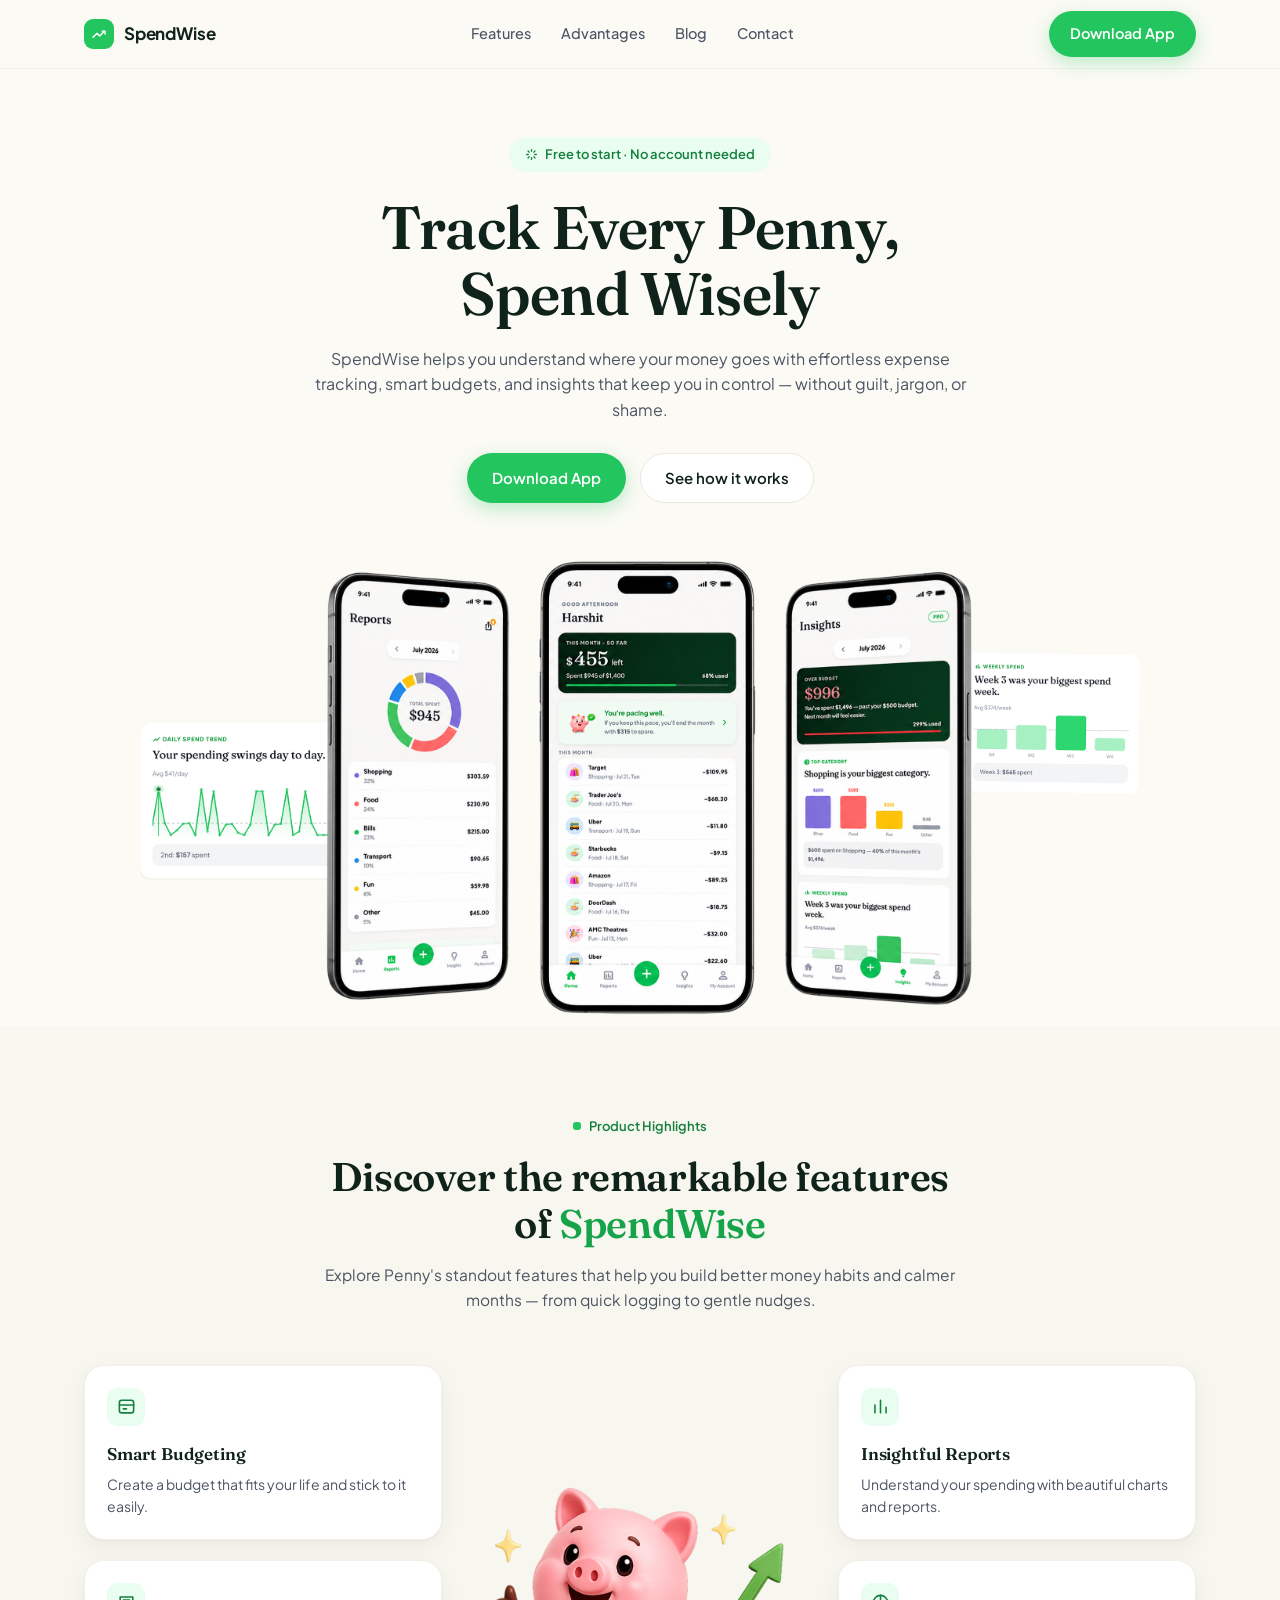
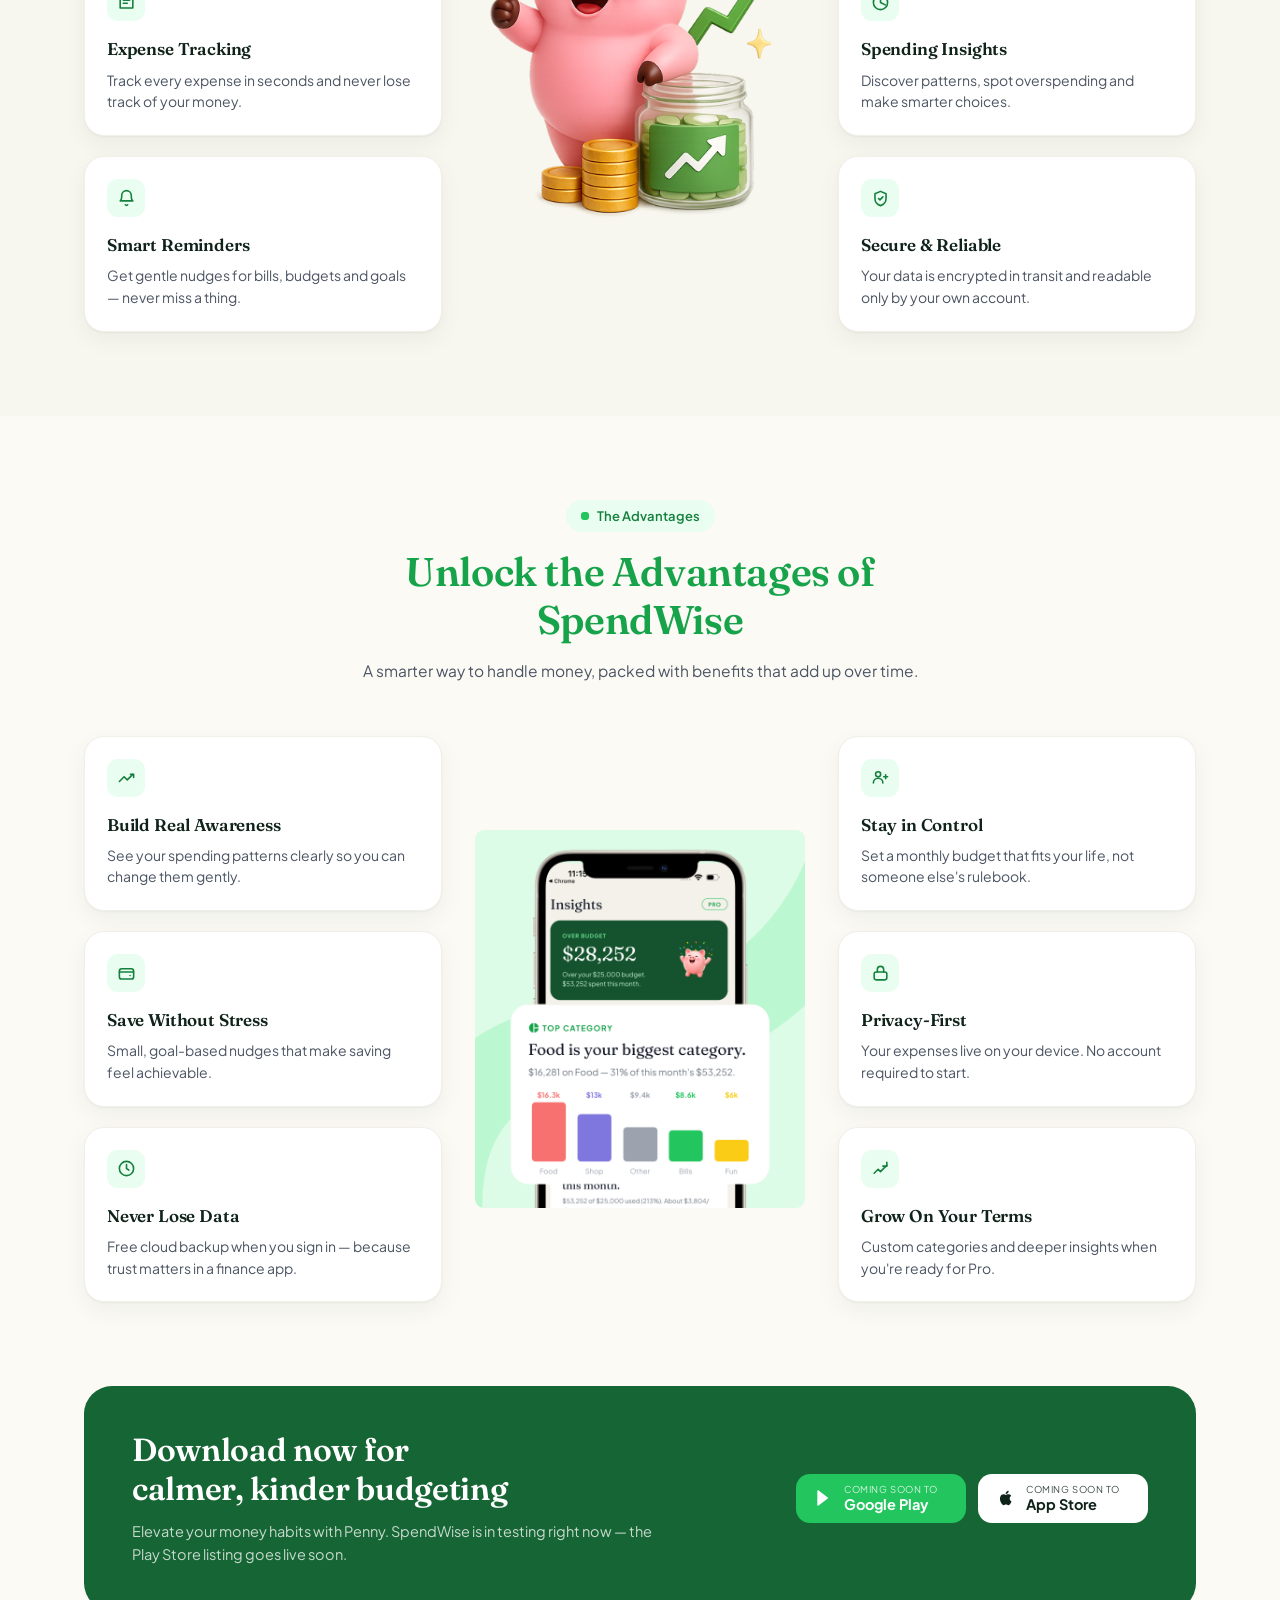
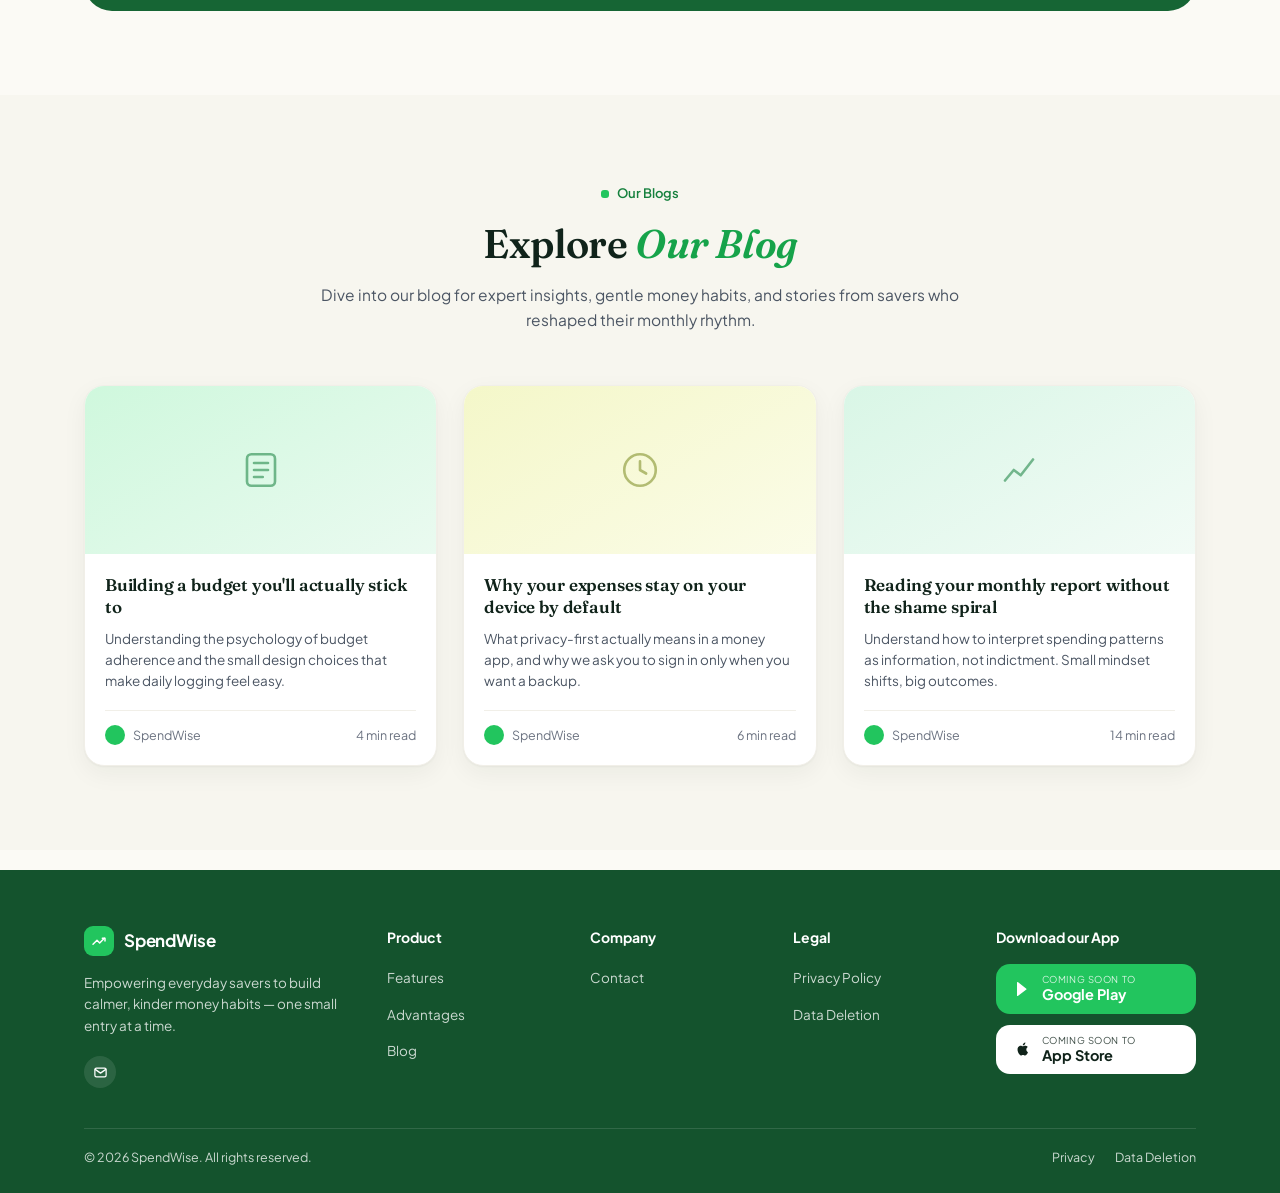
<file: index.html>
<!doctype html>
<html lang="en">
<head>
<meta charset="utf-8">
<meta name="viewport" content="width=device-width, initial-scale=1">
<meta name="color-scheme" content="light">
<title>SpendWise — Track Every Penny, Spend Wisely</title>
<meta name="description" content="SpendWise helps you understand where your money goes with effortless expense tracking, smart budgets, and insights that keep you in control — without guilt, jargon, or shame.">
<link rel="icon" href="./assets/favicon.png">
<link rel="stylesheet" href="./assets/landing.css?v=2">
</head>
<body>
<a class="skip-link" href="#main">Skip to content</a>

<header class="site-header">
  <div class="wrap header-inner">
    <a class="brand" href="./">
      <span class="brand-mark" aria-hidden="true">
        <svg width="16" height="16" viewBox="0 0 24 24" fill="none" stroke="#fff" stroke-width="2.2" stroke-linecap="round" stroke-linejoin="round"><path d="M3 17l6-6 4 4 7-7"/><path d="M17 8h4v4"/></svg>
      </span>
      SpendWise
    </a>
    <nav class="site-nav">
      <a href="#features">Features</a>
      <a href="#advantages">Advantages</a>
      <a href="#blog">Blog</a>
      <a href="mailto:startspendwise@gmail.com">Contact</a>
    </nav>
    <a class="btn btn-primary btn-sm" href="#download">Download App</a>
  </div>
</header>

<main id="main">

  <!-- ------------------------------------------------------------- hero -->
  <section class="hero">
    <div class="wrap">
      <span class="badge">
        <svg width="13" height="13" viewBox="0 0 24 24" fill="none" stroke="currentColor" stroke-width="2.4" stroke-linecap="round" stroke-linejoin="round" aria-hidden="true"><path d="M12 3v3M12 18v3M3 12h3M18 12h3M5.6 5.6l2.1 2.1M16.3 16.3l2.1 2.1M18.4 5.6l-2.1 2.1M7.7 16.3l-2.1 2.1"/></svg>
        Free to start · No account needed
      </span>

      <h1>Track Every Penny, Spend Wisely</h1>

      <p class="hero-sub">SpendWise helps you understand where your money goes with effortless expense tracking, smart budgets, and insights that keep you in control — without guilt, jargon, or shame.</p>

      <div class="hero-actions">
        <a class="btn btn-primary" href="#download">Download App</a>
        <a class="btn btn-ghost" href="#features">See how it works</a>
      </div>

      <div class="showcase">
        <img class="hero-art" src="./assets/hero-phones.png" width="2551" height="1206" fetchpriority="high" alt="Three phones showing SpendWise: a Reports screen with a category donut totalling $945, the home screen with $455 left of a $1,400 budget, and Insights showing an over-budget month with a weekly spend chart.">
      </div>
    </div>
  </section>

  <!-- --------------------------------------------------------- features -->
  <section class="section section-alt" id="features">
    <div class="wrap">
      <div class="section-head">
        <span class="eyebrow">Product Highlights</span>
        <h2>Discover the remarkable features of <span class="green">SpendWise</span></h2>
        <p>Explore Penny's standout features that help you build better money habits and calmer months — from quick logging to gentle nudges.</p>
      </div>

      <div class="split">
        <div class="split-col">
          <article class="feature-card">
            <div class="feature-icon" aria-hidden="true">
              <svg width="19" height="19" viewBox="0 0 24 24" fill="none" stroke="#15803d" stroke-width="2" stroke-linecap="round" stroke-linejoin="round"><rect x="3" y="4" width="18" height="16" rx="3"/><path d="M3 10h18M8 15h4"/></svg>
            </div>
            <h3>Smart Budgeting</h3>
            <p>Create a budget that fits your life and stick to it easily.</p>
          </article>
          <article class="feature-card">
            <div class="feature-icon" aria-hidden="true">
              <svg width="19" height="19" viewBox="0 0 24 24" fill="none" stroke="#15803d" stroke-width="2" stroke-linecap="round" stroke-linejoin="round"><path d="M4 5h16v14H4z"/><path d="M8 9h8M8 13h5"/></svg>
            </div>
            <h3>Expense Tracking</h3>
            <p>Track every expense in seconds and never lose track of your money.</p>
          </article>
          <article class="feature-card">
            <div class="feature-icon" aria-hidden="true">
              <svg width="19" height="19" viewBox="0 0 24 24" fill="none" stroke="#15803d" stroke-width="2" stroke-linecap="round" stroke-linejoin="round"><path d="M18 8a6 6 0 1 0-12 0c0 6-2 7-2 7h16s-2-1-2-7"/><path d="M10.5 20a2 2 0 0 0 3 0"/></svg>
            </div>
            <h3>Smart Reminders</h3>
            <p>Get gentle nudges for bills, budgets and goals — never miss a thing.</p>
          </article>
        </div>

        <div class="split-visual">
          <img src="./assets/penny-product-highlight.png" width="856" height="900" alt="Penny, the SpendWise piggy-bank mascot, beside a stack of coins and a savings jar with a rising green arrow." loading="lazy">
        </div>

        <div class="split-col">
          <article class="feature-card">
            <div class="feature-icon" aria-hidden="true">
              <svg width="19" height="19" viewBox="0 0 24 24" fill="none" stroke="#15803d" stroke-width="2" stroke-linecap="round" stroke-linejoin="round"><path d="M5 20V10M12 20V4M19 20v-7"/></svg>
            </div>
            <h3>Insightful Reports</h3>
            <p>Understand your spending with beautiful charts and reports.</p>
          </article>
          <article class="feature-card">
            <div class="feature-icon" aria-hidden="true">
              <svg width="19" height="19" viewBox="0 0 24 24" fill="none" stroke="#15803d" stroke-width="2" stroke-linecap="round" stroke-linejoin="round"><circle cx="12" cy="12" r="9"/><path d="M12 3v9l6 3"/></svg>
            </div>
            <h3>Spending Insights</h3>
            <p>Discover patterns, spot overspending and make smarter choices.</p>
          </article>
          <article class="feature-card">
            <div class="feature-icon" aria-hidden="true">
              <svg width="19" height="19" viewBox="0 0 24 24" fill="none" stroke="#15803d" stroke-width="2" stroke-linecap="round" stroke-linejoin="round"><path d="M12 3l7 3v6c0 4.5-3 7.7-7 9-4-1.3-7-4.5-7-9V6z"/><path d="M9.5 12l1.8 1.8L15 10"/></svg>
            </div>
            <h3>Secure &amp; Reliable</h3>
            <p>Your data is encrypted in transit and readable only by your own account.</p>
          </article>
        </div>
      </div>
    </div>
  </section>

  <!-- ------------------------------------------------------- advantages -->
  <section class="section" id="advantages">
    <div class="wrap">
      <div class="section-head">
        <span class="eyebrow eyebrow-pill">The Advantages</span>
        <h2><span class="green">Unlock the Advantages of SpendWise</span></h2>
        <p>A smarter way to handle money, packed with benefits that add up over time.</p>
      </div>

      <div class="split">
        <div class="split-col">
          <article class="feature-card">
            <div class="feature-icon" aria-hidden="true">
              <svg width="19" height="19" viewBox="0 0 24 24" fill="none" stroke="#15803d" stroke-width="2" stroke-linecap="round" stroke-linejoin="round"><path d="M3 17l6-6 4 4 7-7"/><path d="M17 8h4v4"/></svg>
            </div>
            <h3>Build Real Awareness</h3>
            <p>See your spending patterns clearly so you can change them gently.</p>
          </article>
          <article class="feature-card">
            <div class="feature-icon" aria-hidden="true">
              <svg width="19" height="19" viewBox="0 0 24 24" fill="none" stroke="#15803d" stroke-width="2" stroke-linecap="round" stroke-linejoin="round"><rect x="3" y="6" width="18" height="13" rx="3"/><path d="M3 10h18M16.5 14.5h.01"/></svg>
            </div>
            <h3>Save Without Stress</h3>
            <p>Small, goal-based nudges that make saving feel achievable.</p>
          </article>
          <article class="feature-card">
            <div class="feature-icon" aria-hidden="true">
              <svg width="19" height="19" viewBox="0 0 24 24" fill="none" stroke="#15803d" stroke-width="2" stroke-linecap="round" stroke-linejoin="round"><circle cx="12" cy="12" r="9"/><path d="M12 7v5l3 2"/></svg>
            </div>
            <h3>Never Lose Data</h3>
            <p>Free cloud backup when you sign in — because trust matters in a finance app.</p>
          </article>
        </div>

        <div class="split-visual">
          <img src="./assets/the-advantage.png" width="706" height="810" alt="The SpendWise Insights screen with a Top Category card showing Food as the biggest category at 31 percent of the month's spend." loading="lazy">
        </div>

        <div class="split-col">
          <article class="feature-card">
            <div class="feature-icon" aria-hidden="true">
              <svg width="19" height="19" viewBox="0 0 24 24" fill="none" stroke="#15803d" stroke-width="2" stroke-linecap="round" stroke-linejoin="round"><circle cx="9" cy="8" r="3.2"/><path d="M3 19a6 6 0 0 1 12 0"/><path d="M16 11h5M18.5 8.5v5"/></svg>
            </div>
            <h3>Stay in Control</h3>
            <p>Set a monthly budget that fits your life, not someone else's rulebook.</p>
          </article>
          <article class="feature-card">
            <div class="feature-icon" aria-hidden="true">
              <svg width="19" height="19" viewBox="0 0 24 24" fill="none" stroke="#15803d" stroke-width="2" stroke-linecap="round" stroke-linejoin="round"><rect x="4" y="10" width="16" height="10" rx="2.5"/><path d="M8 10V7a4 4 0 0 1 8 0v3"/></svg>
            </div>
            <h3>Privacy-First</h3>
            <p>Your expenses live on your device. No account required to start.</p>
          </article>
          <article class="feature-card">
            <div class="feature-icon" aria-hidden="true">
              <svg width="19" height="19" viewBox="0 0 24 24" fill="none" stroke="#15803d" stroke-width="2" stroke-linecap="round" stroke-linejoin="round"><path d="M4 18l5-5 3 3 8-8"/><path d="M20 4v5h-5"/></svg>
            </div>
            <h3>Grow On Your Terms</h3>
            <p>Custom categories and deeper insights when you're ready for Pro.</p>
          </article>
        </div>
      </div>
    </div>
  </section>

  <!-- -------------------------------------------------------- cta band -->
  <section class="section" id="download" style="padding-top:0">
    <div class="wrap">
      <div class="cta-band">
        <div>
          <h2>Download now for calmer, kinder budgeting</h2>
          <p>Elevate your money habits with Penny. SpendWise is in testing right now — the Play Store listing goes live soon.</p>
        </div>
        <div class="store-row">
          <span class="store-badge">
            <svg width="20" height="20" viewBox="0 0 24 24" fill="currentColor" aria-hidden="true"><path d="M4 3.5v17c0 .6.6 1 1.1.7l11.4-8.5c.4-.3.4-.9 0-1.2L5.1 2.8A.85.85 0 0 0 4 3.5z"/></svg>
            <span><small>Coming soon to</small><strong>Google Play</strong></span>
          </span>
          <span class="store-badge light">
            <svg width="20" height="20" viewBox="0 0 24 24" fill="currentColor" aria-hidden="true"><path d="M16.4 12.7c0-2.2 1.8-3.3 1.9-3.4-1-1.5-2.6-1.7-3.2-1.7-1.4-.1-2.7.8-3.3.8-.7 0-1.7-.8-2.8-.8-1.5 0-2.8.9-3.6 2.2-1.5 2.6-.4 6.5 1.1 8.6.7 1 1.6 2.2 2.7 2.2 1.1 0 1.5-.7 2.8-.7s1.6.7 2.8.7 1.9-1 2.6-2a9 9 0 0 0 1.2-2.4c-.1 0-2.2-.9-2.2-3.5zM14.3 5.9c.6-.7 1-1.7.9-2.7-.9 0-2 .6-2.6 1.3-.6.6-1.1 1.7-1 2.6 1 .1 2-.5 2.7-1.2z"/></svg>
            <span><small>Coming soon to</small><strong>App Store</strong></span>
          </span>
        </div>
      </div>
    </div>
  </section>

  <!-- ------------------------------------------------------------- blog -->
  <section class="section section-alt" id="blog">
    <div class="wrap">
      <div class="section-head">
        <span class="eyebrow">Our Blogs</span>
        <h2>Explore <span class="green-italic">Our Blog</span></h2>
        <p>Dive into our blog for expert insights, gentle money habits, and stories from savers who reshaped their monthly rhythm.</p>
      </div>

      <div class="blog-grid">
        <article class="blog-card">
          <div class="blog-thumb" aria-hidden="true">
            <svg width="42" height="42" viewBox="0 0 24 24" fill="none" stroke="#15803d" stroke-width="1.5" stroke-linecap="round" stroke-linejoin="round" opacity="0.55"><rect x="4" y="3" width="16" height="18" rx="2.5"/><path d="M8 8h8M8 12h8M8 16h5"/></svg>
          </div>
          <div class="blog-body">
            <h3>Building a budget you'll actually stick to</h3>
            <p>Understanding the psychology of budget adherence and the small design choices that make daily logging feel easy.</p>
            <div class="blog-foot">
              <span class="byline"><i aria-hidden="true"></i> SpendWise</span>
              <span>4 min read</span>
            </div>
          </div>
        </article>

        <article class="blog-card">
          <div class="blog-thumb lemon" aria-hidden="true">
            <svg width="42" height="42" viewBox="0 0 24 24" fill="none" stroke="#7a8a1f" stroke-width="1.5" stroke-linecap="round" stroke-linejoin="round" opacity="0.55"><circle cx="12" cy="12" r="9"/><path d="M12 7v5l3.5 2"/></svg>
          </div>
          <div class="blog-body">
            <h3>Why your expenses stay on your device by default</h3>
            <p>What privacy-first actually means in a money app, and why we ask you to sign in only when you want a backup.</p>
            <div class="blog-foot">
              <span class="byline"><i aria-hidden="true"></i> SpendWise</span>
              <span>6 min read</span>
            </div>
          </div>
        </article>

        <article class="blog-card">
          <div class="blog-thumb mint" aria-hidden="true">
            <svg width="42" height="42" viewBox="0 0 24 24" fill="none" stroke="#15803d" stroke-width="1.5" stroke-linecap="round" stroke-linejoin="round" opacity="0.55"><path d="M4 18l5-6 4 3 7-9"/></svg>
          </div>
          <div class="blog-body">
            <h3>Reading your monthly report without the shame spiral</h3>
            <p>Understand how to interpret spending patterns as information, not indictment. Small mindset shifts, big outcomes.</p>
            <div class="blog-foot">
              <span class="byline"><i aria-hidden="true"></i> SpendWise</span>
              <span>14 min read</span>
            </div>
          </div>
        </article>
      </div>
    </div>
  </section>

</main>

<footer class="site-footer">
  <div class="wrap">
    <div class="footer-top">
      <div>
        <a class="brand" href="./">
          <span class="brand-mark" aria-hidden="true">
            <svg width="16" height="16" viewBox="0 0 24 24" fill="none" stroke="#fff" stroke-width="2.2" stroke-linecap="round" stroke-linejoin="round"><path d="M3 17l6-6 4 4 7-7"/><path d="M17 8h4v4"/></svg>
          </span>
          SpendWise
        </a>
        <p class="footer-tagline">Empowering everyday savers to build calmer, kinder money habits — one small entry at a time.</p>
        <div class="socials">
          <a href="mailto:startspendwise@gmail.com" aria-label="Email SpendWise">
            <svg width="15" height="15" viewBox="0 0 24 24" fill="none" stroke="#fff" stroke-width="2" stroke-linecap="round" stroke-linejoin="round"><rect x="3" y="5" width="18" height="14" rx="2.5"/><path d="M3.5 7l8.5 6 8.5-6"/></svg>
          </a>
        </div>
      </div>

      <div class="footer-col">
        <h4>Product</h4>
        <ul>
          <li><a href="#features">Features</a></li>
          <li><a href="#advantages">Advantages</a></li>
          <li><a href="#blog">Blog</a></li>
        </ul>
      </div>

      <div class="footer-col">
        <h4>Company</h4>
        <ul>
          <li><a href="mailto:startspendwise@gmail.com">Contact</a></li>
        </ul>
      </div>

      <div class="footer-col">
        <h4>Legal</h4>
        <ul>
          <li><a href="./privacy-policy.html">Privacy Policy</a></li>
          <li><a href="./delete-account.html">Data Deletion</a></li>
        </ul>
      </div>

      <div class="footer-col">
        <h4>Download our App</h4>
        <ul>
          <li>
            <span class="store-badge">
              <svg width="18" height="18" viewBox="0 0 24 24" fill="currentColor" aria-hidden="true"><path d="M4 3.5v17c0 .6.6 1 1.1.7l11.4-8.5c.4-.3.4-.9 0-1.2L5.1 2.8A.85.85 0 0 0 4 3.5z"/></svg>
              <span><small>Coming soon to</small><strong>Google Play</strong></span>
            </span>
          </li>
          <li>
            <span class="store-badge light">
              <svg width="18" height="18" viewBox="0 0 24 24" fill="currentColor" aria-hidden="true"><path d="M16.4 12.7c0-2.2 1.8-3.3 1.9-3.4-1-1.5-2.6-1.7-3.2-1.7-1.4-.1-2.7.8-3.3.8-.7 0-1.7-.8-2.8-.8-1.5 0-2.8.9-3.6 2.2-1.5 2.6-.4 6.5 1.1 8.6.7 1 1.6 2.2 2.7 2.2 1.1 0 1.5-.7 2.8-.7s1.6.7 2.8.7 1.9-1 2.6-2a9 9 0 0 0 1.2-2.4c-.1 0-2.2-.9-2.2-3.5zM14.3 5.9c.6-.7 1-1.7.9-2.7-.9 0-2 .6-2.6 1.3-.6.6-1.1 1.7-1 2.6 1 .1 2-.5 2.7-1.2z"/></svg>
              <span><small>Coming soon to</small><strong>App Store</strong></span>
            </span>
          </li>
        </ul>
      </div>
    </div>

    <div class="footer-bottom">
      <span>© 2026 SpendWise. All rights reserved.</span>
      <nav>
        <a href="./privacy-policy.html">Privacy</a>
        <a href="./delete-account.html">Data Deletion</a>
      </nav>
    </div>
  </div>
</footer>

</body>
</html>
</file>
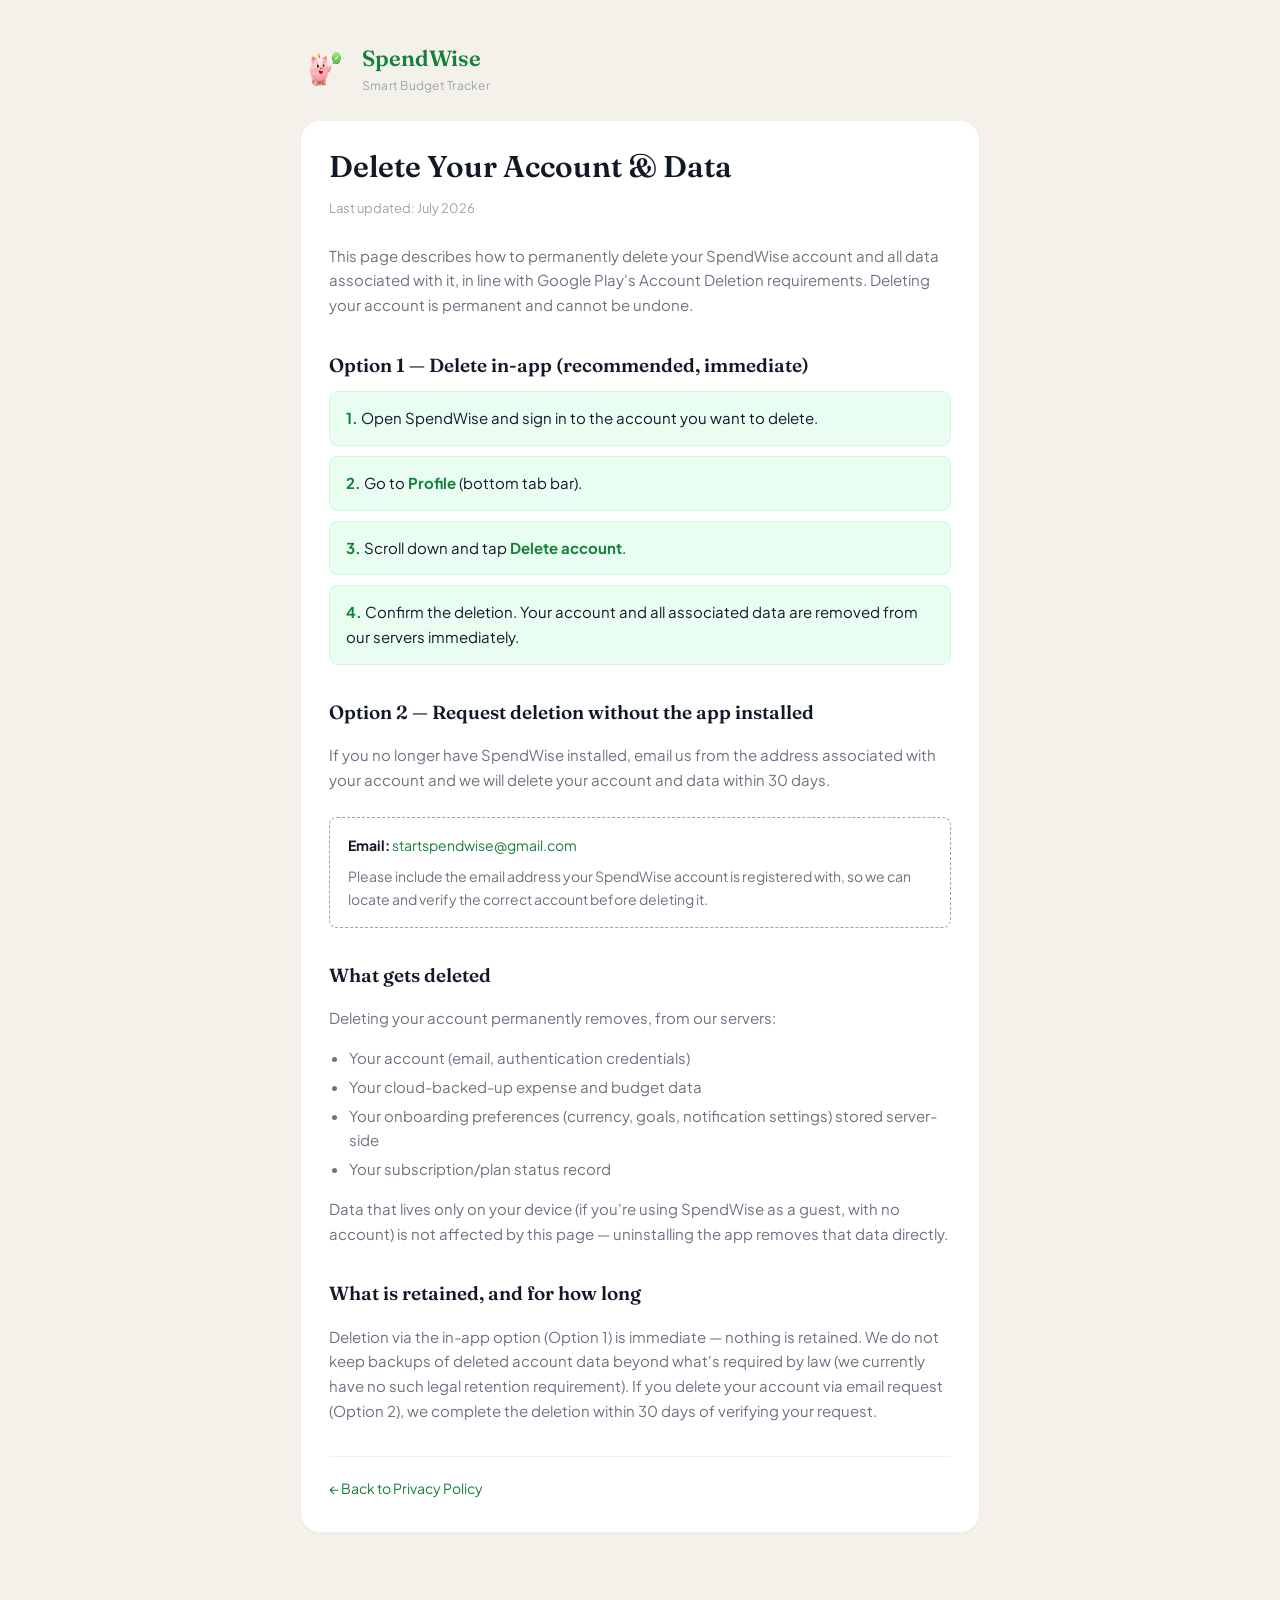
<file: delete-account.html>
<!doctype html>
<html lang="en">
<head>
<meta charset="utf-8">
<meta name="viewport" content="width=device-width, initial-scale=1">
<title>SpendWise — Delete Your Account &amp; Data</title>
<meta name="color-scheme" content="light">
<link rel="icon" href="./assets/favicon.png">
<link rel="stylesheet" href="./assets/legal.css?v=2">
</head>
<body>
  <div class="header">
    <img src="./assets/penny-waving.png" alt="Penny, the SpendWise mascot">
    <div class="brand">SpendWise<small>Smart Budget Tracker</small></div>
  </div>

  <div class="card">
    <h1>Delete Your Account &amp; Data</h1>
    <p class="updated">Last updated: July 2026</p>

    <p>This page describes how to permanently delete your SpendWise account and all data associated with it, in line with Google Play's Account Deletion requirements. Deleting your account is permanent and cannot be undone.</p>

    <h2>Option 1 — Delete in-app (recommended, immediate)</h2>
    <div class="step"><b>1.</b> Open SpendWise and sign in to the account you want to delete.</div>
    <div class="step"><b>2.</b> Go to <b>Profile</b> (bottom tab bar).</div>
    <div class="step"><b>3.</b> Scroll down and tap <b>Delete account</b>.</div>
    <div class="step"><b>4.</b> Confirm the deletion. Your account and all associated data are removed from our servers immediately.</div>

    <h2>Option 2 — Request deletion without the app installed</h2>
    <p>If you no longer have SpendWise installed, email us from the address associated with your account and we will delete your account and data within 30 days.</p>
    <div class="contact">
      <p><strong>Email:</strong> <a href="mailto:startspendwise@gmail.com?subject=Delete%20my%20SpendWise%20account">startspendwise@gmail.com</a></p>
      <p>Please include the email address your SpendWise account is registered with, so we can locate and verify the correct account before deleting it.</p>
    </div>

    <h2>What gets deleted</h2>
    <p>Deleting your account permanently removes, from our servers:</p>
    <ul>
      <li>Your account (email, authentication credentials)</li>
      <li>Your cloud-backed-up expense and budget data</li>
      <li>Your onboarding preferences (currency, goals, notification settings) stored server-side</li>
      <li>Your subscription/plan status record</li>
    </ul>
    <p>Data that lives only on your device (if you're using SpendWise as a guest, with no account) is not affected by this page — uninstalling the app removes that data directly.</p>

    <h2>What is retained, and for how long</h2>
    <p>Deletion via the in-app option (Option 1) is immediate — nothing is retained. We do not keep backups of deleted account data beyond what's required by law (we currently have no such legal retention requirement). If you delete your account via email request (Option 2), we complete the deletion within 30 days of verifying your request.</p>

    <div class="footer-nav">
      <a href="./privacy-policy.html">← Back to Privacy Policy</a>
    </div>
  </div>
</body>
</html>
</file>
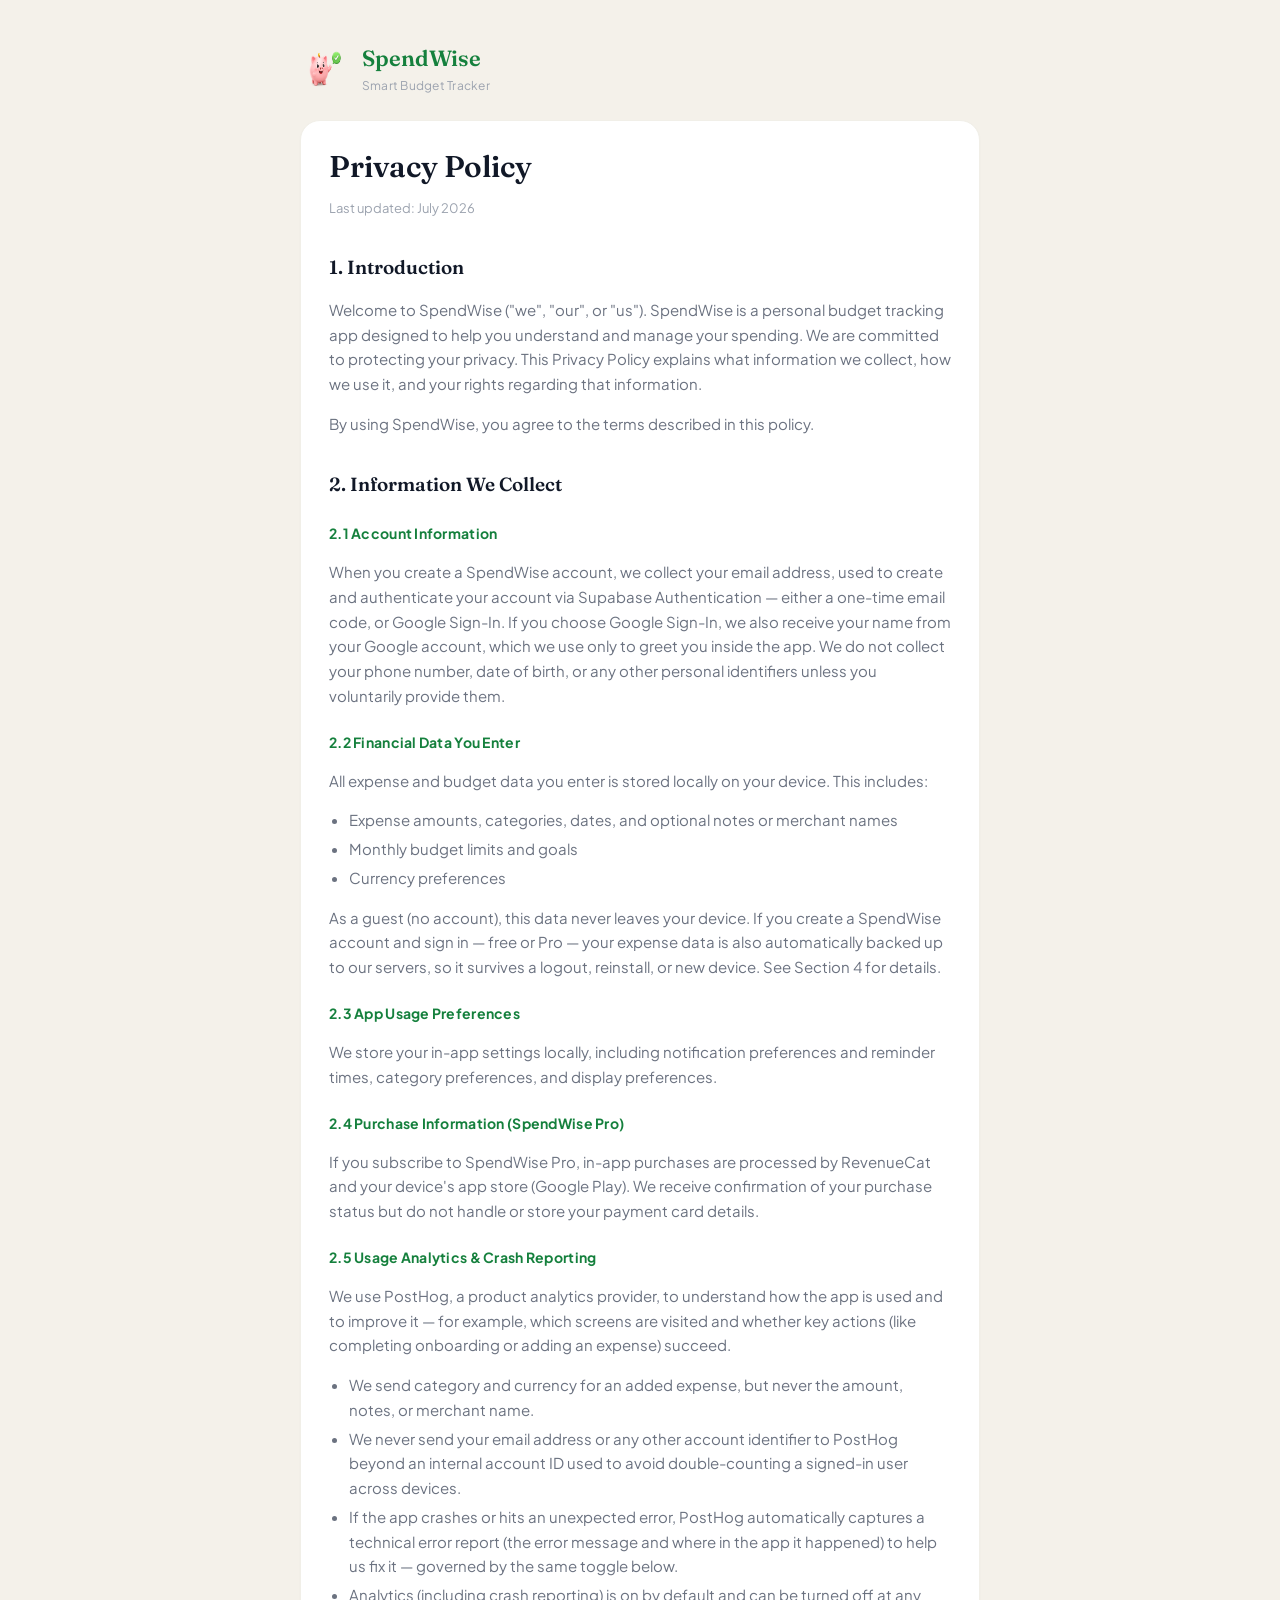
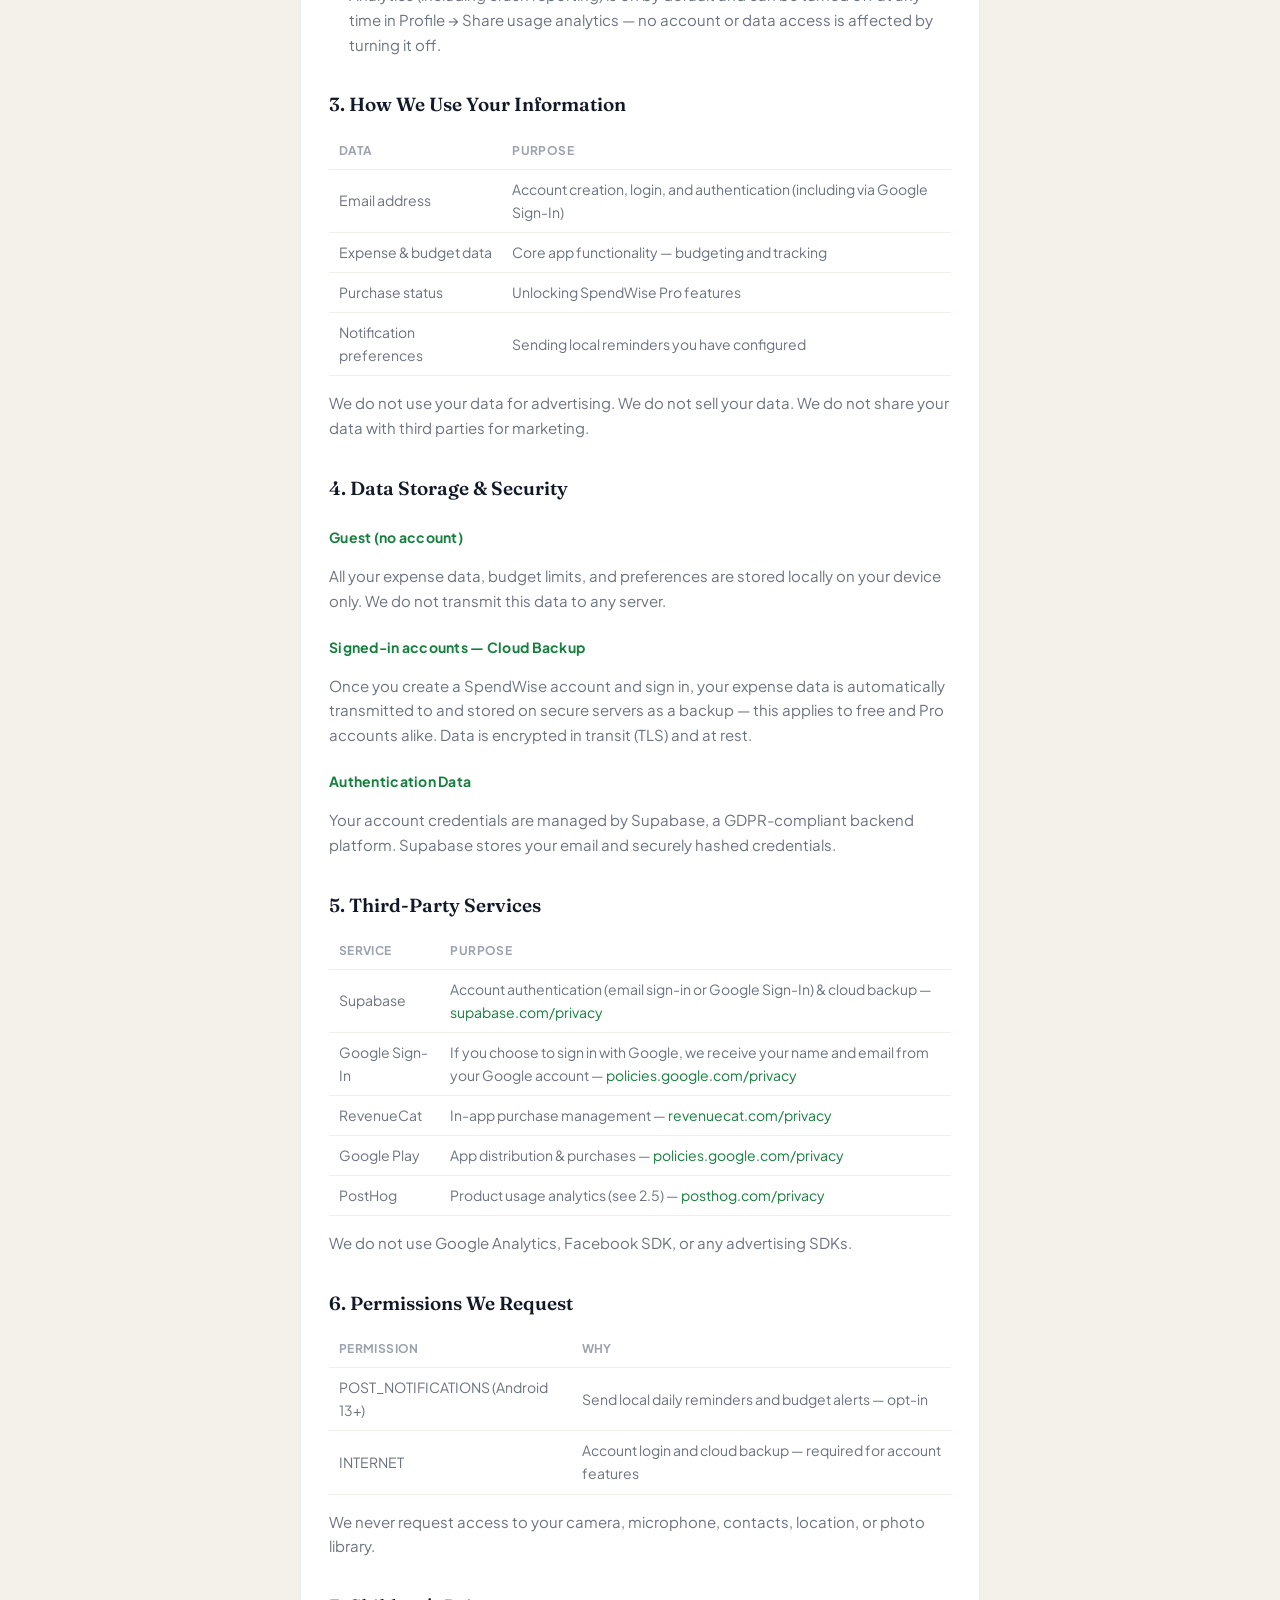
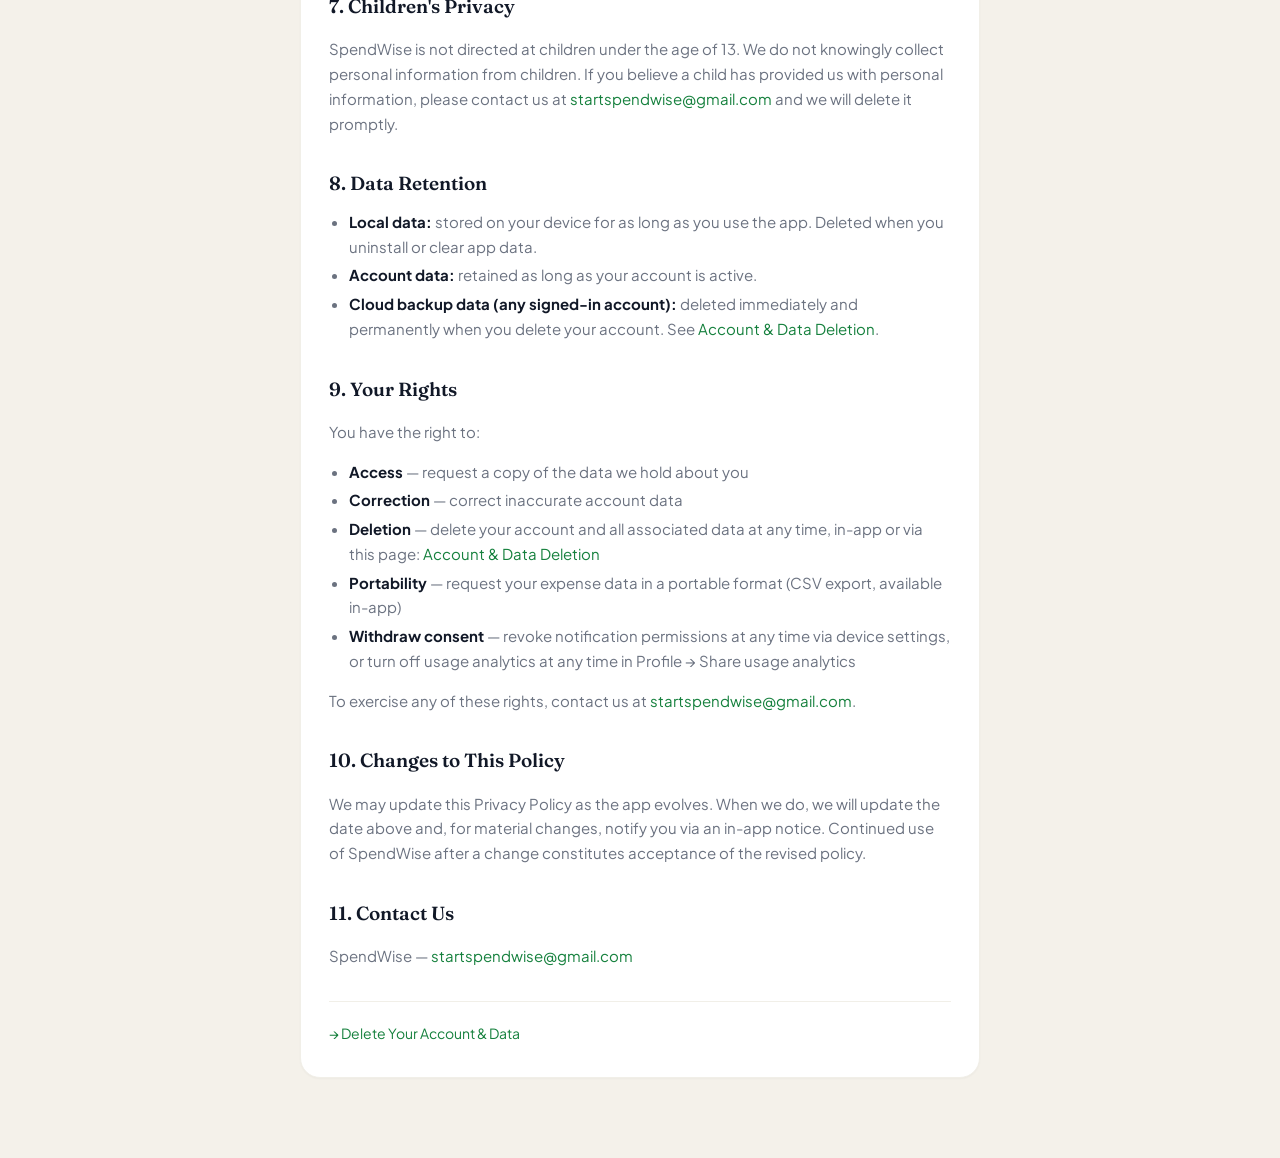
<file: privacy-policy.html>
<!doctype html>
<html lang="en">
<head>
<meta charset="utf-8">
<meta name="viewport" content="width=device-width, initial-scale=1">
<title>SpendWise — Privacy Policy</title>
<meta name="color-scheme" content="light">
<link rel="icon" href="./assets/favicon.png">
<link rel="stylesheet" href="./assets/legal.css?v=2">
</head>
<body>
  <div class="header">
    <img src="./assets/penny-waving.png" alt="Penny, the SpendWise mascot">
    <div class="brand">SpendWise<small>Smart Budget Tracker</small></div>
  </div>

  <div class="card">
    <h1>Privacy Policy</h1>
    <p class="updated">Last updated: July 2026</p>

    <h2>1. Introduction</h2>
    <p>Welcome to SpendWise ("we", "our", or "us"). SpendWise is a personal budget tracking app designed to help you understand and manage your spending. We are committed to protecting your privacy. This Privacy Policy explains what information we collect, how we use it, and your rights regarding that information.</p>
    <p>By using SpendWise, you agree to the terms described in this policy.</p>

    <h2>2. Information We Collect</h2>

    <h3>2.1 Account Information</h3>
    <p>When you create a SpendWise account, we collect your email address, used to create and authenticate your account via Supabase Authentication — either a one-time email code, or Google Sign-In. If you choose Google Sign-In, we also receive your name from your Google account, which we use only to greet you inside the app. We do not collect your phone number, date of birth, or any other personal identifiers unless you voluntarily provide them.</p>

    <h3>2.2 Financial Data You Enter</h3>
    <p>All expense and budget data you enter is stored locally on your device. This includes:</p>
    <ul>
      <li>Expense amounts, categories, dates, and optional notes or merchant names</li>
      <li>Monthly budget limits and goals</li>
      <li>Currency preferences</li>
    </ul>
    <p>As a guest (no account), this data never leaves your device. If you create a SpendWise account and sign in — free or Pro — your expense data is also automatically backed up to our servers, so it survives a logout, reinstall, or new device. See Section 4 for details.</p>

    <h3>2.3 App Usage Preferences</h3>
    <p>We store your in-app settings locally, including notification preferences and reminder times, category preferences, and display preferences.</p>

    <h3>2.4 Purchase Information (SpendWise Pro)</h3>
    <p>If you subscribe to SpendWise Pro, in-app purchases are processed by RevenueCat and your device's app store (Google Play). We receive confirmation of your purchase status but do not handle or store your payment card details.</p>

    <h3>2.5 Usage Analytics &amp; Crash Reporting</h3>
    <p>We use PostHog, a product analytics provider, to understand how the app is used and to improve it — for example, which screens are visited and whether key actions (like completing onboarding or adding an expense) succeed.</p>
    <ul>
      <li>We send category and currency for an added expense, but never the amount, notes, or merchant name.</li>
      <li>We never send your email address or any other account identifier to PostHog beyond an internal account ID used to avoid double-counting a signed-in user across devices.</li>
      <li>If the app crashes or hits an unexpected error, PostHog automatically captures a technical error report (the error message and where in the app it happened) to help us fix it — governed by the same toggle below.</li>
      <li>Analytics (including crash reporting) is on by default and can be turned off at any time in Profile → Share usage analytics — no account or data access is affected by turning it off.</li>
    </ul>

    <h2>3. How We Use Your Information</h2>
    <table>
      <tr><th>Data</th><th>Purpose</th></tr>
      <tr><td>Email address</td><td>Account creation, login, and authentication (including via Google Sign-In)</td></tr>
      <tr><td>Expense &amp; budget data</td><td>Core app functionality — budgeting and tracking</td></tr>
      <tr><td>Purchase status</td><td>Unlocking SpendWise Pro features</td></tr>
      <tr><td>Notification preferences</td><td>Sending local reminders you have configured</td></tr>
    </table>
    <p>We do not use your data for advertising. We do not sell your data. We do not share your data with third parties for marketing.</p>

    <h2>4. Data Storage &amp; Security</h2>
    <h3>Guest (no account)</h3>
    <p>All your expense data, budget limits, and preferences are stored locally on your device only. We do not transmit this data to any server.</p>
    <h3>Signed-in accounts — Cloud Backup</h3>
    <p>Once you create a SpendWise account and sign in, your expense data is automatically transmitted to and stored on secure servers as a backup — this applies to free and Pro accounts alike. Data is encrypted in transit (TLS) and at rest.</p>
    <h3>Authentication Data</h3>
    <p>Your account credentials are managed by Supabase, a GDPR-compliant backend platform. Supabase stores your email and securely hashed credentials.</p>

    <h2>5. Third-Party Services</h2>
    <table>
      <tr><th>Service</th><th>Purpose</th></tr>
      <tr><td>Supabase</td><td>Account authentication (email sign-in or Google Sign-In) &amp; cloud backup — <a href="https://supabase.com/privacy">supabase.com/privacy</a></td></tr>
      <tr><td>Google Sign-In</td><td>If you choose to sign in with Google, we receive your name and email from your Google account — <a href="https://policies.google.com/privacy">policies.google.com/privacy</a></td></tr>
      <tr><td>RevenueCat</td><td>In-app purchase management — <a href="https://www.revenuecat.com/privacy">revenuecat.com/privacy</a></td></tr>
      <tr><td>Google Play</td><td>App distribution &amp; purchases — <a href="https://policies.google.com/privacy">policies.google.com/privacy</a></td></tr>
      <tr><td>PostHog</td><td>Product usage analytics (see 2.5) — <a href="https://posthog.com/privacy">posthog.com/privacy</a></td></tr>
    </table>
    <p>We do not use Google Analytics, Facebook SDK, or any advertising SDKs.</p>

    <h2>6. Permissions We Request</h2>
    <table>
      <tr><th>Permission</th><th>Why</th></tr>
      <tr><td>POST_NOTIFICATIONS (Android 13+)</td><td>Send local daily reminders and budget alerts — opt-in</td></tr>
      <tr><td>INTERNET</td><td>Account login and cloud backup — required for account features</td></tr>
    </table>
    <p>We never request access to your camera, microphone, contacts, location, or photo library.</p>

    <h2>7. Children's Privacy</h2>
    <p>SpendWise is not directed at children under the age of 13. We do not knowingly collect personal information from children. If you believe a child has provided us with personal information, please contact us at <a href="mailto:startspendwise@gmail.com">startspendwise@gmail.com</a> and we will delete it promptly.</p>

    <h2>8. Data Retention</h2>
    <ul>
      <li><strong>Local data:</strong> stored on your device for as long as you use the app. Deleted when you uninstall or clear app data.</li>
      <li><strong>Account data:</strong> retained as long as your account is active.</li>
      <li><strong>Cloud backup data (any signed-in account):</strong> deleted immediately and permanently when you delete your account. See <a href="./delete-account.html">Account &amp; Data Deletion</a>.</li>
    </ul>

    <h2>9. Your Rights</h2>
    <p>You have the right to:</p>
    <ul>
      <li><strong>Access</strong> — request a copy of the data we hold about you</li>
      <li><strong>Correction</strong> — correct inaccurate account data</li>
      <li><strong>Deletion</strong> — delete your account and all associated data at any time, in-app or via this page: <a href="./delete-account.html">Account &amp; Data Deletion</a></li>
      <li><strong>Portability</strong> — request your expense data in a portable format (CSV export, available in-app)</li>
      <li><strong>Withdraw consent</strong> — revoke notification permissions at any time via device settings, or turn off usage analytics at any time in Profile → Share usage analytics</li>
    </ul>
    <p>To exercise any of these rights, contact us at <a href="mailto:startspendwise@gmail.com">startspendwise@gmail.com</a>.</p>

    <h2>10. Changes to This Policy</h2>
    <p>We may update this Privacy Policy as the app evolves. When we do, we will update the date above and, for material changes, notify you via an in-app notice. Continued use of SpendWise after a change constitutes acceptance of the revised policy.</p>

    <h2>11. Contact Us</h2>
    <p>SpendWise — <a href="mailto:startspendwise@gmail.com">startspendwise@gmail.com</a></p>

    <div class="footer-nav">
      <a href="./delete-account.html">→ Delete Your Account &amp; Data</a>
    </div>
  </div>
</body>
</html>
</file>
<file: assets/landing.css>
@import url("https://fonts.googleapis.com/css2?family=Fraunces:ital,opsz,wght@0,9..144,400;0,9..144,600;0,9..144,700;1,9..144,600&family=Plus+Jakarta+Sans:wght@400;500;600;700;800&display=swap");

/* Light-only, deliberately — same reasoning as legal.css: dark mode has
   regressed to unreadable text twice on this site. Don't re-add it without a
   specific reason. */
:root {
  color-scheme: light;

  /* Money-green ramp, matching src/theme/colors.ts in the app. */
  --money100: #cff8dd;
  --money200: #a7f0c2;
  --money300: #6fe59a;
  --money500: #22c55e;
  --money600: #16a34a;
  --money700: #15803d;
  --money800: #166534;
  --money900: #14532d;

  --page: #fbfaf5;
  --page-alt: #f7f6ef;
  --card: #ffffff;
  --line: #ebe8de;
  --line-soft: #f1efe8;

  --text-primary: #10231a;
  --text-body: #4b5563;
  --text-secondary: #6b7280;
  --text-tertiary: #9ca3af;

  --accent-tint: #e9fdf0;

  --radius-md: 14px;
  --radius-lg: 20px;
  --radius-xl: 28px;
  --radius-pill: 999px;

  --shadow-card: 0 1px 2px rgba(16, 35, 26, 0.04), 0 8px 24px rgba(16, 35, 26, 0.05);
  --shadow-float: 0 12px 40px rgba(16, 35, 26, 0.12);

  --maxw: 1160px;
}

* { box-sizing: border-box; }

body {
  margin: 0;
  background: var(--page);
  color: var(--text-primary);
  font-family: "Plus Jakarta Sans", system-ui, -apple-system, "Segoe UI", sans-serif;
  font-size: 16px;
  line-height: 1.6;
  -webkit-font-smoothing: antialiased;
}

/* height:auto is load-bearing — without it the HTML height="..." attribute
   applies as CSS height, and any image whose width we constrain renders
   stretched to its full source height. */
img { max-width: 100%; height: auto; display: block; }
a { color: inherit; }

h1, h2, h3 {
  font-family: Fraunces, Georgia, "Times New Roman", serif;
  color: var(--text-primary);
  margin: 0;
  letter-spacing: -0.01em;
}

.wrap { width: 100%; max-width: var(--maxw); margin: 0 auto; padding: 0 24px; }

.skip-link {
  position: absolute;
  left: -9999px;
  top: 0;
  background: var(--money700);
  color: #fff;
  padding: 10px 16px;
  border-radius: 0 0 10px 0;
  z-index: 100;
}
.skip-link:focus { left: 0; }

:focus-visible { outline: 3px solid var(--money600); outline-offset: 2px; }

/* ---------------------------------------------------------------- header */

.site-header {
  position: sticky;
  top: 0;
  z-index: 50;
  background: rgba(251, 250, 245, 0.88);
  backdrop-filter: blur(10px);
  border-bottom: 1px solid var(--line-soft);
}

.header-inner {
  display: flex;
  align-items: center;
  justify-content: space-between;
  gap: 24px;
  height: 68px;
}

.brand {
  display: inline-flex;
  align-items: center;
  gap: 10px;
  font-weight: 700;
  font-size: 17px;
  text-decoration: none;
  letter-spacing: -0.01em;
}

.brand-mark {
  width: 30px;
  height: 30px;
  border-radius: 9px;
  background: var(--money500);
  display: grid;
  place-items: center;
  flex: none;
}

.site-nav { display: flex; align-items: center; gap: 30px; }

.site-nav a { font-size: 14.5px; font-weight: 500; color: var(--text-body); text-decoration: none; }
.site-nav a:hover { color: var(--money700); }

/* ---------------------------------------------------------------- buttons */

.btn {
  display: inline-flex;
  align-items: center;
  justify-content: center;
  gap: 8px;
  border-radius: var(--radius-pill);
  font-family: inherit;
  font-size: 15px;
  font-weight: 600;
  padding: 12px 24px;
  text-decoration: none;
  border: 1px solid transparent;
  cursor: pointer;
  white-space: nowrap;
  transition: transform 0.15s ease, background 0.15s ease, border-color 0.15s ease;
}

.btn-primary { background: var(--money500); color: #fff; box-shadow: 0 6px 18px rgba(34, 197, 94, 0.28); }
.btn-primary:hover { background: var(--money600); transform: translateY(-1px); }

.btn-ghost { background: var(--card); color: var(--text-primary); border-color: var(--line); }
.btn-ghost:hover { border-color: var(--money300); }

.btn-sm { padding: 10px 20px; font-size: 14.5px; }

/* ---------------------------------------------------------------- hero */

.hero { padding: 68px 0 0; text-align: center; overflow: hidden; }

.badge {
  display: inline-flex;
  align-items: center;
  gap: 7px;
  background: var(--accent-tint);
  color: var(--money700);
  border-radius: var(--radius-pill);
  padding: 7px 16px;
  font-size: 13px;
  font-weight: 600;
}

.hero h1 {
  font-size: clamp(38px, 6vw, 60px);
  line-height: 1.1;
  font-weight: 600;
  margin: 22px auto 0;
  max-width: 15ch;
}

.hero-sub { margin: 20px auto 0; max-width: 56ch; color: var(--text-body); font-size: 16px; }

.hero-actions { display: flex; gap: 14px; justify-content: center; flex-wrap: wrap; margin-top: 30px; }

/* --------------------------------------------------------- phone showcase */

/* One pre-composed export (phones + the two floating stat cards are baked in).
   This replaced ~100 lines of CSS that framed three screenshots and positioned
   the float cards by hand — they never lined up, because the mockup's phones
   are a different aspect ratio than the raw screenshots. */
.showcase { margin: 52px auto 0; max-width: 1000px; }

.hero-art { width: 100%; height: auto; }

/* ---------------------------------------------------------------- sections */

.section { padding: 84px 0; }
.section-alt { background: var(--page-alt); }

.section-head { text-align: center; max-width: 640px; margin: 0 auto 52px; }

.eyebrow { display: inline-flex; align-items: center; gap: 8px; font-size: 13px; font-weight: 600; color: var(--money700); }
.eyebrow::before { content: ""; width: 8px; height: 8px; border-radius: 3px; background: var(--money500); }
.eyebrow-pill { background: var(--accent-tint); border-radius: var(--radius-pill); padding: 6px 15px; }

.section-head h2 { font-size: clamp(28px, 4vw, 40px); line-height: 1.18; font-weight: 600; margin: 16px 0 0; }
.section-head h2 .green { color: var(--money600); }
.section-head h2 .green-italic { color: var(--money600); font-style: italic; }

.section-head p { margin: 16px 0 0; color: var(--text-body); font-size: 15.5px; }

/* -------------------------------------------------------- split card grids */

.split { display: grid; grid-template-columns: 1fr minmax(220px, 340px) 1fr; gap: 28px; align-items: center; }

.split-col { display: flex; flex-direction: column; gap: 20px; }

.feature-card {
  background: var(--card);
  border: 1px solid var(--line-soft);
  border-radius: var(--radius-lg);
  padding: 22px;
  box-shadow: var(--shadow-card);
}

.feature-icon {
  width: 38px;
  height: 38px;
  border-radius: 11px;
  background: var(--accent-tint);
  display: grid;
  place-items: center;
  margin-bottom: 14px;
}

.feature-card h3 { font-size: 17px; font-weight: 600; }
.feature-card p { margin: 7px 0 0; color: var(--text-body); font-size: 14px; line-height: 1.55; }

.split-visual { display: grid; place-items: center; }
.split-visual img { width: 100%; height: auto; max-width: 330px; }

/* ---------------------------------------------------------------- cta band */

.cta-band {
  background: var(--money800);
  border-radius: var(--radius-xl);
  padding: 44px 48px;
  display: flex;
  align-items: center;
  justify-content: space-between;
  gap: 32px;
  flex-wrap: wrap;
}

.cta-band h2 { color: #fff; font-size: clamp(24px, 3.4vw, 32px); font-weight: 600; max-width: 18ch; line-height: 1.22; }
.cta-band p { color: rgba(255, 255, 255, 0.76); margin: 12px 0 0; max-width: 48ch; font-size: 14.5px; }

.store-row { display: flex; gap: 12px; flex-wrap: wrap; }

/* Store badges are NOT links — the app isn't published yet, so nothing here
   promises a download that doesn't exist. Swap to <a> on launch. */
.store-badge {
  display: inline-flex;
  align-items: center;
  gap: 10px;
  background: var(--money500);
  color: #fff;
  border-radius: var(--radius-md);
  padding: 10px 18px;
  min-width: 170px;
}

.store-badge.light { background: #fff; color: var(--text-primary); }
.store-badge small { display: block; font-size: 9.5px; line-height: 1.2; text-transform: uppercase; letter-spacing: 0.06em; opacity: 0.8; }
.store-badge strong { display: block; font-size: 14.5px; font-weight: 700; line-height: 1.25; }

/* ---------------------------------------------------------------- blog */

.blog-grid { display: grid; grid-template-columns: repeat(3, 1fr); gap: 26px; }

.blog-card {
  background: var(--card);
  border: 1px solid var(--line-soft);
  border-radius: var(--radius-lg);
  overflow: hidden;
  box-shadow: var(--shadow-card);
  display: flex;
  flex-direction: column;
}

.blog-thumb { height: 168px; display: grid; place-items: center; background: linear-gradient(150deg, var(--money100), #eafaf0); }
.blog-thumb.lemon { background: linear-gradient(150deg, #f4f7c9, #fbfce8); }
.blog-thumb.mint { background: linear-gradient(150deg, #d9f6e6, #f2fbf6); }

.blog-body { padding: 20px; display: flex; flex-direction: column; flex: 1; }
.blog-body h3 { font-size: 17px; font-weight: 600; line-height: 1.32; }
.blog-body p { color: var(--text-body); font-size: 13.5px; margin: 10px 0 0; line-height: 1.55; flex: 1; }

.blog-foot {
  display: flex;
  align-items: center;
  justify-content: space-between;
  gap: 12px;
  margin-top: 18px;
  padding-top: 14px;
  border-top: 1px solid var(--line-soft);
  font-size: 12.5px;
  color: var(--text-secondary);
}

.byline { display: inline-flex; align-items: center; gap: 8px; }
.byline i { width: 20px; height: 20px; border-radius: 50%; background: var(--money500); display: inline-block; flex: none; }

.blog-more { text-align: center; margin-top: 40px; }

/* ---------------------------------------------------------------- footer */

.site-footer { background: var(--money900); color: rgba(255, 255, 255, 0.78); margin-top: 20px; }

.footer-top { display: grid; grid-template-columns: 1.6fr repeat(3, 1fr) 1.2fr; gap: 36px; padding: 56px 0 40px; }

.site-footer .brand { color: #fff; }

.footer-tagline { font-size: 13.5px; margin: 16px 0 0; max-width: 30ch; line-height: 1.6; }

.socials { display: flex; gap: 10px; margin-top: 20px; }
.socials a { width: 32px; height: 32px; border-radius: 50%; background: rgba(255, 255, 255, 0.1); display: grid; place-items: center; }
.socials a:hover { background: rgba(255, 255, 255, 0.2); }

.footer-col h4 { color: #fff; font-size: 14px; font-weight: 700; margin: 0 0 16px; font-family: inherit; }
.footer-col ul { list-style: none; margin: 0; padding: 0; display: flex; flex-direction: column; gap: 11px; }
.footer-col a { font-size: 13.5px; text-decoration: none; color: rgba(255, 255, 255, 0.78); }
.footer-col a:hover { color: #fff; }
.footer-col .store-badge { min-width: 0; width: 100%; }

.footer-bottom {
  border-top: 1px solid rgba(255, 255, 255, 0.12);
  padding: 18px 0 26px;
  display: flex;
  justify-content: space-between;
  gap: 16px;
  flex-wrap: wrap;
  font-size: 12.5px;
}

.footer-bottom nav { display: flex; gap: 20px; }
.footer-bottom a { text-decoration: none; }

/* ---------------------------------------------------------------- responsive */

@media (max-width: 1000px) {
  .footer-top { grid-template-columns: 1fr 1fr 1fr; }
}

@media (max-width: 880px) {
  .split { grid-template-columns: 1fr; }
  .split-visual { order: -1; max-width: 330px; margin: 0 auto; }
  .blog-grid { grid-template-columns: 1fr; max-width: 460px; margin: 0 auto; }
}

@media (max-width: 760px) {
  .site-nav { display: none; }
  .section { padding: 60px 0; }
  .hero { padding-top: 48px; }
  .showcase { margin-top: 38px; }
  .cta-band { padding: 32px 26px; }
  .footer-top { grid-template-columns: 1fr 1fr; gap: 28px; }
}

@media (max-width: 460px) {
  .footer-top { grid-template-columns: 1fr; }
}

@media (prefers-reduced-motion: reduce) {
  * { transition: none !important; animation: none !important; }
}
</file>
<file: assets/legal.css>
@import url("https://fonts.googleapis.com/css2?family=Fraunces:opsz,wght@9..144,400;9..144,600&family=Plus+Jakarta+Sans:wght@400;500;700&display=swap");

:root {
  /* Deliberately light-only — no dark mode. This is a legal document meant to
     read the same everywhere (including printed/PDF'd for App/Play review),
     and every dark-mode variant here has been a readability bug in practice. */
  color-scheme: light;
  --money500: #22C55E;
  --money600: #16A34A;
  --money700: #15803D;
  --page: #F4F1EA;
  --card: #FFFFFF;
  --line: #F1EFE8;
  --text-primary: #111827;
  --text-secondary: #6B7280;
  --text-tertiary: #9CA3AF;
  --accent-tint: #E9FDF0;
  --accent-tint-border: #CFF8DD;
  --accent-text: #15803D;
  --radius-sm: 8px;
  --radius-md: 14px;
  --radius-lg: 20px;
  --radius-xl: 28px;
}

* { box-sizing: border-box; }

body {
  font-family: "Plus Jakarta Sans", -apple-system, BlinkMacSystemFont, "Segoe UI", Roboto, Helvetica, Arial, sans-serif;
  max-width: 720px;
  margin: 0 auto;
  padding: 40px 20px 80px;
  line-height: 1.65;
  color: var(--text-primary);
  background: var(--page);
}

.header {
  display: flex;
  align-items: center;
  gap: 14px;
  margin-bottom: 24px;
}
.header img {
  width: 48px;
  height: 48px;
  border-radius: var(--radius-md);
}
.header .brand {
  font-family: "Fraunces", Georgia, serif;
  font-size: 22px;
  font-weight: 600;
  color: var(--accent-text);
}
.header .brand small {
  display: block;
  font-family: "Plus Jakarta Sans", sans-serif;
  font-size: 12px;
  font-weight: 400;
  color: var(--text-tertiary);
  letter-spacing: 0.02em;
}

h1 {
  font-family: "Fraunces", Georgia, serif;
  font-weight: 600;
  font-size: 30px;
  line-height: 1.2;
  margin: 0 0 4px;
  color: var(--text-primary);
}
h2 {
  font-family: "Fraunces", Georgia, serif;
  font-weight: 600;
  font-size: 19px;
  margin-top: 32px;
  margin-bottom: 10px;
  color: var(--text-primary);
}
h3 {
  font-size: 14px;
  font-weight: 700;
  letter-spacing: 0.02em;
  margin-top: 22px;
  margin-bottom: 8px;
  color: var(--accent-text);
}

p, li { color: var(--text-secondary); font-size: 15px; }
strong { color: var(--text-primary); }

.updated {
  color: var(--text-tertiary);
  font-size: 13px;
  margin-bottom: 24px;
}

.card {
  background: var(--card);
  border: 1px solid var(--line);
  border-radius: var(--radius-lg);
  padding: 28px 28px 32px;
  box-shadow: 0 1px 2px rgba(17, 24, 39, 0.03);
}

ul { padding-left: 20px; margin: 8px 0; }
li { margin: 4px 0; }

a { color: var(--accent-text); text-decoration: none; }
a:hover { text-decoration: underline; }

table { width: 100%; border-collapse: collapse; margin: 12px 0; }
th, td { text-align: left; padding: 8px 10px; border-bottom: 1px solid var(--line); font-size: 14px; color: var(--text-secondary); }
th { color: var(--text-tertiary); font-weight: 700; font-size: 12px; text-transform: uppercase; letter-spacing: 0.03em; }

.step {
  background: var(--accent-tint);
  border: 1px solid var(--accent-tint-border);
  border-radius: var(--radius-sm);
  padding: 14px 16px;
  margin: 10px 0;
  font-size: 15px;
  color: var(--text-primary);
}
.step b { color: var(--accent-text); }

.contact {
  margin-top: 24px;
  padding: 16px 18px;
  border-radius: var(--radius-sm);
  border: 1px dashed var(--text-tertiary);
}
.contact p { margin: 0; font-size: 14px; }
.contact p + p { margin-top: 8px; }

.index-links a {
  display: block;
  background: var(--card);
  border: 1px solid var(--line);
  border-radius: var(--radius-md);
  padding: 16px 20px;
  margin: 12px 0;
  font-weight: 700;
  color: var(--accent-text);
}

.footer-nav {
  margin-top: 32px;
  padding-top: 20px;
  border-top: 1px solid var(--line);
  font-size: 14px;
}
</file>
